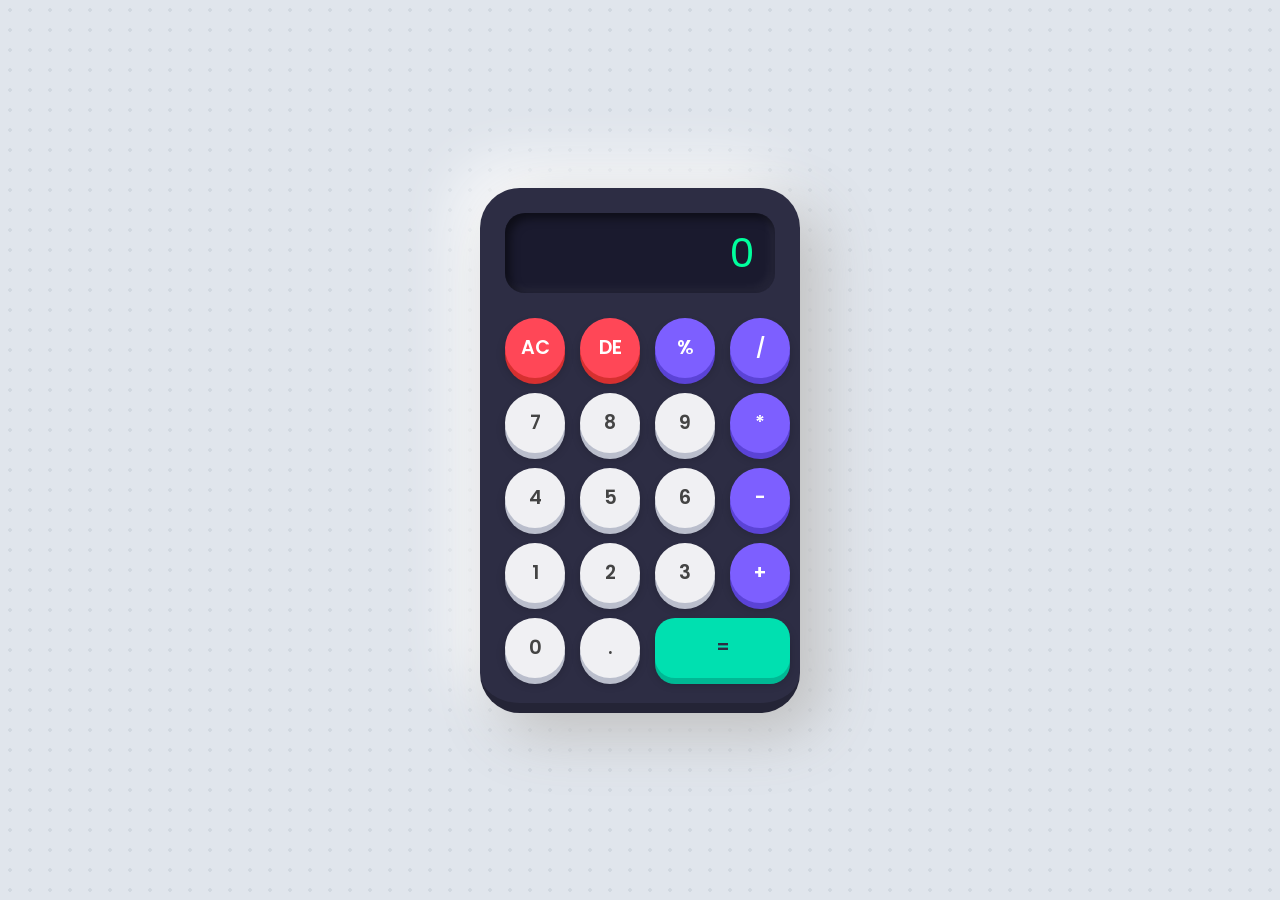
<file: LEVEL 2/Task 1/calculator.html>
<!DOCTYPE html>
<html lang="en">
<head>
    <meta charset="UTF-8">
    <meta name="viewport" content="width=device-width, initial-scale=1.0">
    <title>Trendy 3D Calculator</title>
    <link rel="stylesheet" href="Calc.css">
</head>
<body>

    <div class="calculator">
        <div class="display" id="display">0</div>
        
        <div class="keys">
            <button class="action-btn" data-key="Escape" onclick="clearDisplay()">AC</button>
            <button class="action-btn" data-key="Backspace" onclick="deleteLast()">DE</button>
            <button class="operator" data-key="%" onclick="appendToDisplay('%')">%</button>
            <button class="operator" data-key="/" onclick="appendToDisplay('/')">/</button>

            <button data-key="7" onclick="appendToDisplay('7')">7</button>
            <button data-key="8" onclick="appendToDisplay('8')">8</button>
            <button data-key="9" onclick="appendToDisplay('9')">9</button>
            <button class="operator" data-key="*" onclick="appendToDisplay('*')">*</button>

            <button data-key="4" onclick="appendToDisplay('4')">4</button>
            <button data-key="5" onclick="appendToDisplay('5')">5</button>
            <button data-key="6" onclick="appendToDisplay('6')">6</button>
            <button class="operator" data-key="-" onclick="appendToDisplay('-')">-</button>

            <button data-key="1" onclick="appendToDisplay('1')">1</button>
            <button data-key="2" onclick="appendToDisplay('2')">2</button>
            <button data-key="3" onclick="appendToDisplay('3')">3</button>
            <button class="operator" data-key="+" onclick="appendToDisplay('+')">+</button>

            <button data-key="0" onclick="appendToDisplay('0')">0</button>
            <button data-key="." onclick="appendToDisplay('.')">.</button>
            <button class="equal-btn" data-key="Enter" onclick="calculateResult()">=</button>
        </div>
    </div>

    <script src="Calculator.js"></script>
</body>
</html>
</file>
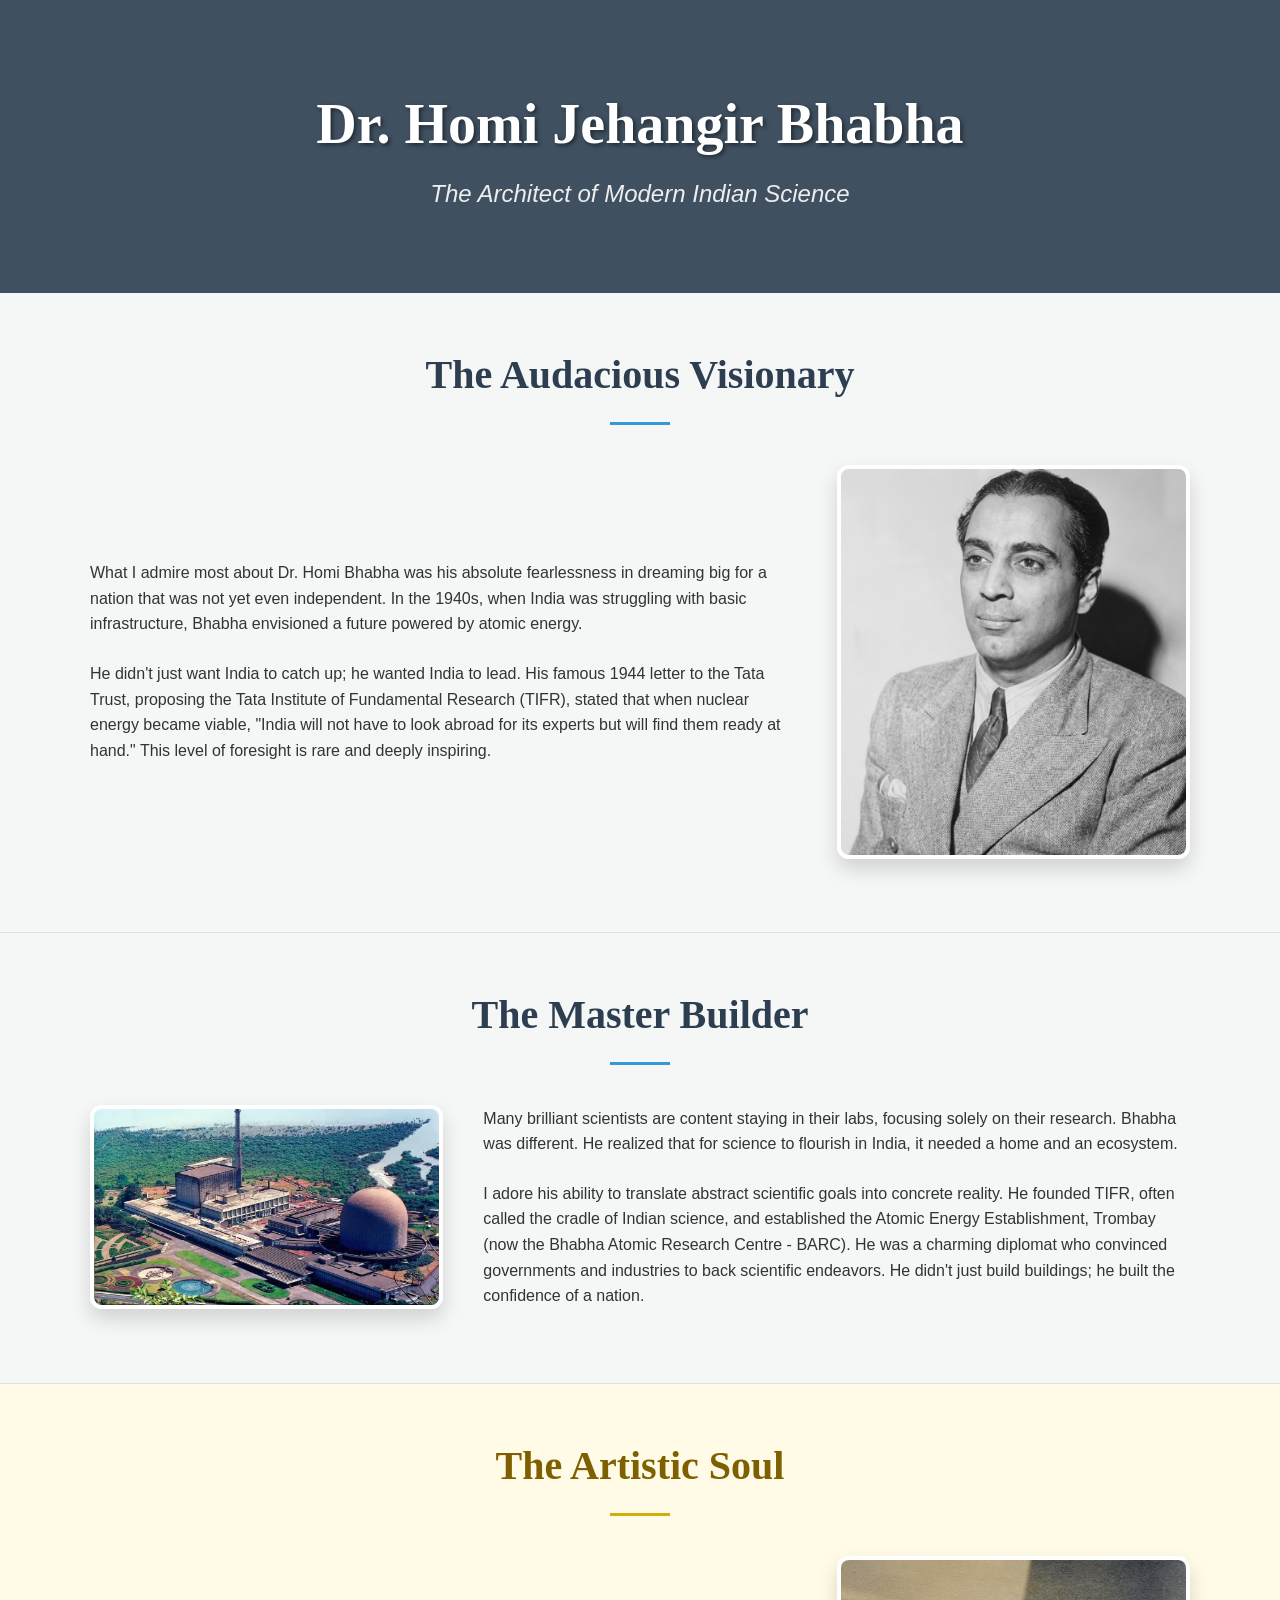
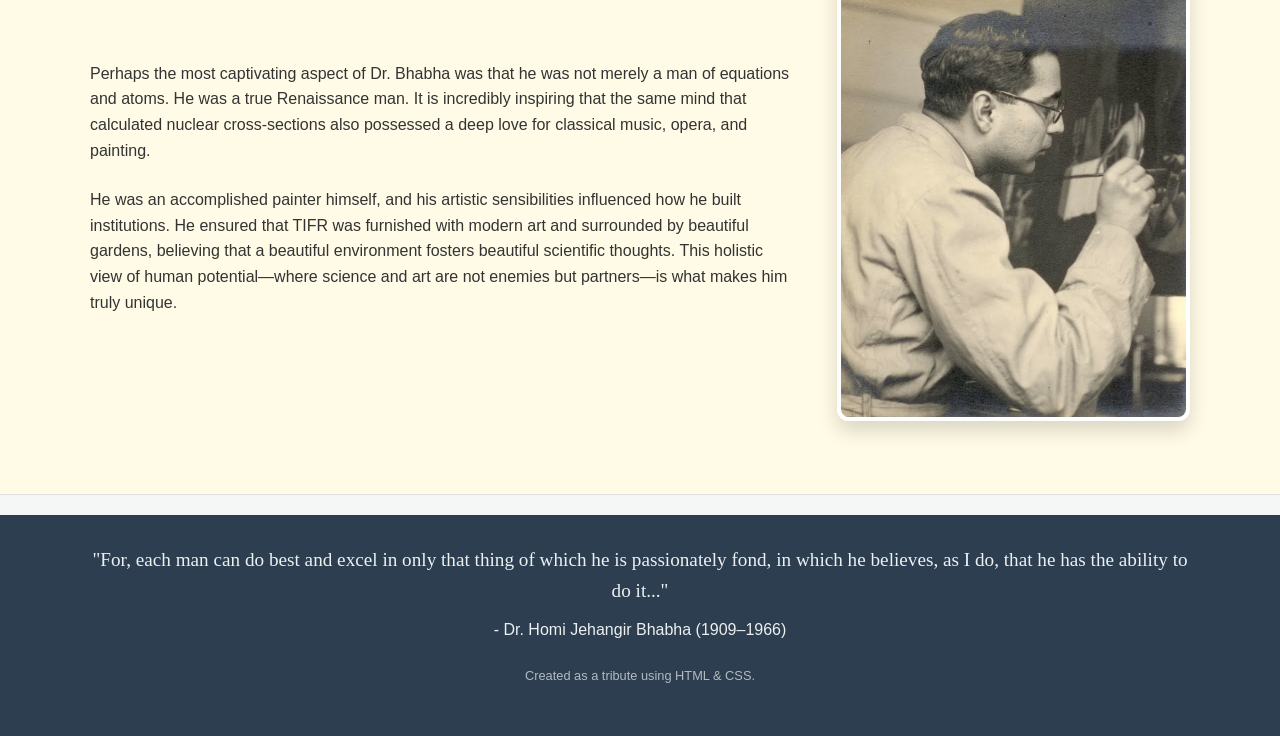
<file: LEVEL 2/Task 2/Tribute.html>
<!DOCTYPE html>
<html lang="en">
<head>
    <meta charset="UTF-8">
    <meta name="viewport" content="width=device-width, initial-scale=1.0">
    <title>A Tribute to Dr. Homi Bhabha</title>
    <link rel="stylesheet" href="Tribute.css">
</head>
<body>

    <header>
        <div class="container">
            <h1>Dr. Homi Jehangir Bhabha</h1>
            <p class="subtitle">The Architect of Modern Indian Science</p>
        </div>
    </header>

    <main>
        <section class="content-section">
            <div class="container">
                <h2 class="section-title">The Audacious Visionary</h2>
                <div class="flex-row">
                    <div class="text-col">
                        <p>What I admire most about Dr. Homi Bhabha was his absolute fearlessness in dreaming big for a nation that was not yet even independent. In the 1940s, when India was struggling with basic infrastructure, Bhabha envisioned a future powered by atomic energy.</p>
                        <p>He didn't just want India to catch up; he wanted India to lead. His famous 1944 letter to the Tata Trust, proposing the Tata Institute of Fundamental Research (TIFR), stated that when nuclear energy became viable, "India will not have to look abroad for its experts but will find them ready at hand." This level of foresight is rare and deeply inspiring.</p>
                    </div>
                    <div class="img-col">
                        <img src="HomiBhabha.jpg" alt="Young Homi Bhabha">
                    </div>
                </div>
            </div>
        </section>

        <section class="content-section">
            <div class="container">
                <h2 class="section-title">The Master Builder</h2>
                <div class="flex-row reverse"> <div class="text-col">
                        <p>Many brilliant scientists are content staying in their labs, focusing solely on their research. Bhabha was different. He realized that for science to flourish in India, it needed a home and an ecosystem.</p>
                        <p>I adore his ability to translate abstract scientific goals into concrete reality. He founded TIFR, often called the cradle of Indian science, and established the Atomic Energy Establishment, Trombay (now the Bhabha Atomic Research Centre - BARC). He was a charming diplomat who convinced governments and industries to back scientific endeavors. He didn't just build buildings; he built the confidence of a nation.</p>
                    </div>
                    <div class="img-col">
                        <img src="BARC.jpg" alt="CIRUS Reactor at BARC">
                    </div>
                </div>
            </div>
        </section>

        <section class="content-section" id="renaissance-man">
            <div class="container">
                <h2 class="section-title">The Artistic Soul</h2>
                <div class="flex-row">
                    <div class="text-col">
                        <p>Perhaps the most captivating aspect of Dr. Bhabha was that he was not merely a man of equations and atoms. He was a true Renaissance man. It is incredibly inspiring that the same mind that calculated nuclear cross-sections also possessed a deep love for classical music, opera, and painting.</p>
                        <p>He was an accomplished painter himself, and his artistic sensibilities influenced how he built institutions. He ensured that TIFR was furnished with modern art and surrounded by beautiful gardens, believing that a beautiful environment fosters beautiful scientific thoughts. This holistic view of human potential—where science and art are not enemies but partners—is what makes him truly unique.</p>
                    </div>
                    <div class="img-col">
                         <img src="sketch.png" alt="A sketch of Homi Bhabha reflecting his artistic side">
                    </div>
                </div>
            </div>
        </section>
    </main>

    <footer>
        <div class="container">
            <quote>"For, each man can do best and excel in only that thing of which he is passionately fond, in which he believes, as I do, that he has the ability to do it..."</quote>
            <p>- Dr. Homi Jehangir Bhabha (1909–1966)</p>
            <p style="font-size: 0.8rem; margin-top: 20px; opacity: 0.7;">Created as a tribute using HTML & CSS.</p>
        </div>
    </footer>

</body>
</html>
</file>
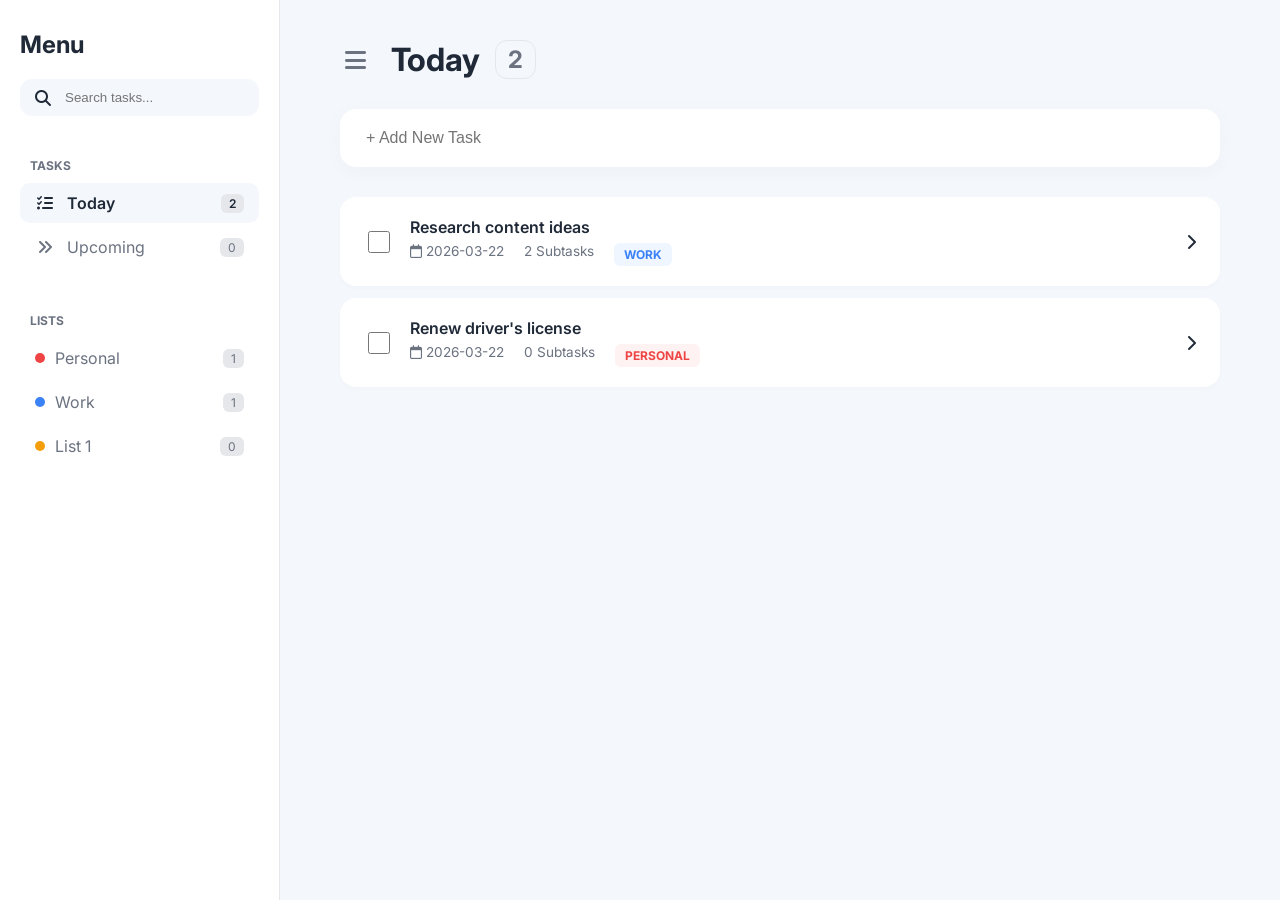
<file: LEVEL 2/Task 3/Todo.html>
<!DOCTYPE html>
<html lang="en">
<head>
    <meta charset="UTF-8">
    <meta name="viewport" content="width=device-width, initial-scale=1.0">
    <title>ProTask Dashboard</title>
    <link rel="icon" type="image/png" href="3248209.png">
    <link rel="stylesheet" href="Todo.css">
    <link rel="stylesheet" href="https://cdnjs.cloudflare.com/ajax/libs/font-awesome/6.4.0/css/all.min.css">
</head>
<body>

<div class="app-container">
    
    <aside class="sidebar">
        <div class="sidebar-header">
            <h2>Menu</h2>
        </div>
        
        <div class="search-box">
            <i class="fas fa-search"></i>
            <input type="text" placeholder="Search tasks..." id="searchInput">
        </div>

        <div class="menu-section">
            <h3>TASKS</h3>
            <ul id="mainFilters">
                <li class="nav-item active" data-filter="today"><i class="fas fa-list-check"></i> Today <span class="badge" id="count-today">0</span></li>
                <li class="nav-item" data-filter="upcoming"><i class="fas fa-angles-right"></i> Upcoming <span class="badge" id="count-upcoming">0</span></li>
            </ul>
        </div>

        <div class="menu-section">
            <h3>LISTS</h3>
            <ul id="listFilters">
                <li class="nav-item" data-filter="Personal"><span class="color-dot red"></span> Personal <span class="badge" id="count-personal">0</span></li>
                <li class="nav-item" data-filter="Work"><span class="color-dot blue"></span> Work <span class="badge" id="count-work">0</span></li>
                <li class="nav-item" data-filter="List 1"><span class="color-dot yellow"></span> List 1 <span class="badge" id="count-list1">0</span></li>
            </ul>
        </div>
    </aside>

    <main class="main-content">
        <header>
            <div class="header-title-wrapper">
                <i class="fas fa-bars" id="menuToggle"></i>
                <h1 id="pageTitle">Today <span class="count-box" id="totalCount">0</span></h1>
            </div>
        </header>

        <div class="add-task-container">
            <input type="text" id="newTaskInput" placeholder="+ Add New Task" autocomplete="off">
        </div>

        <div class="task-list" id="taskListContainer">
            </div>
    </main>

    <aside class="detail-panel" id="detailPanel" style="display: none;">
        <div class="panel-header">
            <h3>Task Details</h3>
            <button class="close-btn" onclick="closePanel()">Close</button>
        </div>

        <input type="hidden" id="editId">

        <input type="text" class="edit-title" id="editTitle">
        <textarea class="edit-desc" id="editDesc" placeholder="Description"></textarea>

        <div class="properties">
            <div class="prop-row">
                <label>List</label>
                <select id="editList">
                    <option value="Personal">Personal</option>
                    <option value="Work">Work</option>
                    <option value="List 1">List 1</option>
                </select>
            </div>
            <div class="prop-row">
                <label>Due date</label>
                <input type="date" id="editDate">
            </div>
            <div class="prop-row">
                <label>Subtasks</label>
                <div class="tag-group">
                    <input type="text" id="newSubtaskInput" placeholder="Add subtask..." style="width: 140px; padding: 5px;">
                    <button class="add-tag" onclick="addSubtask()">+</button>
                </div>
            </div>
        </div>

        <div class="subtasks-section">
            <h3>Subtasks List:</h3>
            <div class="subtask-list" id="subtaskList">
                </div>
        </div>

        <div class="panel-footer">
            <button class="btn-delete" onclick="deleteCurrentTask()">Delete</button>
            <button class="btn-save" onclick="saveTaskDetails()">Save Changes</button>
        </div>
    </aside>

</div>
<script src="Todo.js"></script>
</body>
</html>
</file>
<file: LEVEL 2/Task 1/Calc.css>
@import url('https://fonts.googleapis.com/css2?family=Poppins:wght@600&display=swap');

:root {
    --bg-color: #e0e5ec;
    --calc-body: #2d2d44; 
    --screen-bg: #1a1a2e;
    --screen-text: #00ff9d;
    
    --btn-std: #f0f0f3;      
    --btn-std-shadow: #babecc;
    
    --btn-op: #7d5fff;       
    --btn-op-shadow: #5b43d6;
    
    --btn-action: #ff4757;   
    --btn-action-shadow: #d63030;
    
    --btn-eq: #00e0b0;       
    --btn-eq-shadow: #00b894;
}

* {
    box-sizing: border-box;
    margin: 0;
    padding: 0;
    font-family: 'Poppins', sans-serif;
}

body {
    display: flex;
    justify-content: center;
    align-items: center;
    min-height: 100vh;
    background-color: var(--bg-color);
    background-image: radial-gradient(#d1d8e0 2px, transparent 2px);
    background-size: 20px 20px;
}

.calculator {
    background-color: var(--calc-body);
    width: 320px;
    padding: 25px;
    border-radius: 40px;
    box-shadow: 
        20px 20px 60px #bebebe, 
        -20px -20px 60px #ffffff;
    border-bottom: 10px solid rgba(0,0,0,0.2);
}

.display {
    width: 100%;
    height: 80px;
    background-color: var(--screen-bg);
    border-radius: 20px;
    margin-bottom: 25px;
    display: flex;
    justify-content: flex-end;
    align-items: center;
    padding: 0 20px;
    font-size: 2.5rem;
    color: var(--screen-text);
    overflow: hidden;
    box-shadow: inset 5px 5px 10px rgba(0,0,0,0.5), 
                inset -5px -5px 10px rgba(255,255,255,0.05);
    user-select: none;
}

.keys {
    display: grid;
    grid-template-columns: repeat(4, 1fr);
    gap: 15px;
}

button {
    border: none;
    outline: none;
    width: 60px;
    height: 60px;
    border-radius: 50%;
    font-size: 1.2rem;
    font-weight: 600;
    cursor: pointer;
    transition: transform 0.1s ease;
    position: relative;
    color: #444;
    background-color: var(--btn-std);
    box-shadow: 0px 6px 0px var(--btn-std-shadow), 
                0px 6px 10px rgba(0,0,0,0.2);
}

button:active, button.pressed {
    transform: translateY(4px);
    box-shadow: 0px 2px 0px var(--btn-std-shadow), 
                0px 2px 5px rgba(0,0,0,0.2);
}

button.operator {
    background-color: var(--btn-op);
    color: white;
    box-shadow: 0px 6px 0px var(--btn-op-shadow), 
                0px 6px 10px rgba(0,0,0,0.2);
}
button.operator:active, button.operator.pressed {
    box-shadow: 0px 2px 0px var(--btn-op-shadow);
}

button.action-btn {
    background-color: var(--btn-action);
    color: white;
    box-shadow: 0px 6px 0px var(--btn-action-shadow), 
                0px 6px 10px rgba(0,0,0,0.2);
}
button.action-btn:active, button.action-btn.pressed {
    box-shadow: 0px 2px 0px var(--btn-action-shadow);
}

button.equal-btn {
    background-color: var(--btn-eq);
    color: #2d2d44;
    grid-column: span 2;
    width: auto;
    border-radius: 20px;
    box-shadow: 0px 6px 0px var(--btn-eq-shadow), 
                0px 6px 10px rgba(0,0,0,0.2);
}
button.equal-btn:active, button.equal-btn.pressed {
    box-shadow: 0px 2px 0px var(--btn-eq-shadow);
}
</file>
<file: LEVEL 2/Task 2/Tribute.css>
* {
    margin: 0;
    padding: 0;
    box-sizing: border-box;
}

body {
    font-family: 'Segoe UI', Tahoma, Geneva, Verdana, sans-serif;
    line-height: 1.6;
    background-color: #f4f7f6; 
    color: #333;
}


h1, h2, h3 {
    font-family: 'Georgia', serif; 
    color: #2c3e50; 
}

p {
    margin-bottom: 1.5em;
}

.container {
    width: 90%;
    max-width: 1100px;
    margin: auto;
}

header {
    background: linear-gradient(rgba(44, 62, 80, 0.9), rgba(44, 62, 80, 0.9)), url('https://upload.wikimedia.org/wikipedia/commons/thumb/8/88/Homi_Jehangir_Bhabha_1960s.jpg/800px-Homi_Jehangir_Bhabha_1960s.jpg');
    background-size: cover;
    background-position: center;
    color: #fff;
    padding: 80px 20px;
    text-align: center;
}

header h1 {
    font-size: 3.5rem;
    margin-bottom: 5px;
    color: #fff;
    text-shadow: 2px 2px 4px rgba(0,0,0,0.5);
}

header p.subtitle {
    font-size: 1.5rem;
    font-style: italic;
    opacity: 0.9;
    margin-bottom: auto;
    margin-top: auto;
}

.content-section {
    padding: 50px 0;
    border-bottom: 1px solid #e1e1e1;
}

.section-title {
    text-align: center;
    font-size: 2.5rem;
    margin-bottom: 40px;
    position: relative;
}

.section-title::after {
    content: '';
    display: block;
    width: 60px;
    height: 3px;
    background-color: #3498db; 
    margin: 15px auto 0;
}

.flex-row {
    display: flex;
    align-items: center;
    gap: 40px; 
}


.flex-row.reverse {
    flex-direction: row-reverse;
}

.text-col {
    flex: 2;
}

.img-col {
    flex: 1;
    text-align: center;
    margin-bottom: 1rem;
}

.img-col img {
    max-width: 100%;
    border-radius: 12px;
    box-shadow: 0 10px 20px rgba(0,0,0,0.15);
    border: 4px solid #fff;
}

#renaissance-man {
    background-color: #fffbe6;
}
#renaissance-man h2 {
    color: #7f6000; 
}
#renaissance-man .section-title::after {
    background-color: #d4ac0d; 
}

footer {
    background-color: #2c3e50;
    color: #ecf0f1;
    text-align: center;
    padding: 30px 20px;
    margin-top: 20px;
}

footer quote {
        font-family: 'Georgia', serif;
        font-size: 1.2rem;
        display: block;
        margin-bottom: 10px;
}

@media (max-width: 768px) {
    .flex-row, .flex-row.reverse {
        flex-direction: column;
    }
    header h1 {
        font-size: 2.5rem;
    }
    .img-col {
        margin-bottom: 20px;
    }
}
</file>
<file: LEVEL 2/Task 3/Todo.css>
@import url('https://fonts.googleapis.com/css2?family=Inter:wght@400;500;600;700&display=swap');

:root {
    --bg-color: #F4F7FC;
    --sidebar-bg: #FFFFFF;
    --primary-accent: #FFD43B;
    --primary-hover: #FCC419;
    --text-primary: #1F2937;
    --text-secondary: #6B7280;
    --border-color: #E5E7EB;
    --danger: #EF4444;
    

    --tag-personal-bg: #FEF2F2;
    --tag-personal-text: #EF4444;
    --tag-work-bg: #EFF6FF;
    --tag-work-text: #3B82F6;
    --tag-list1-bg: #FFFBEB;
    --tag-list1-text: #F59E0B;
}

* { box-sizing: border-box; }

body { 
    margin: 0; 
    font-family: 'Inter', sans-serif; 
    background-color: var(--bg-color); 
    height: 100vh; 
    overflow: hidden; 
    color: var(--text-primary);
}

.app-container {
    display: flex;
    height: 100vh;
    width: 100%;
    margin: 0 auto;
    background: var(--bg-color);
}

.sidebar {
    width: 280px;
    background: var(--sidebar-bg);
    padding: 30px 20px;
    border-right: 1px solid var(--border-color);
    display: flex;
    flex-direction: column;
    flex-shrink: 0;
    transition: margin-left 0.3s ease; 
}


.hide-sidebar {
    margin-left: -280px;
}

.sidebar-header h2 { margin: 0; margin-bottom: 20px; font-size: 1.5rem; }

.search-box {
    background: var(--bg-color);
    padding: 10px 15px;
    border-radius: 12px;
    display: flex;
    align-items: center;
    gap: 12px;
    margin-bottom: 30px;
}
.search-box input { border: none; outline: none; width: 100%; background: transparent; }


.menu-section { margin-bottom: 30px; }
.menu-section h3 { font-size: 0.75rem; color: var(--text-secondary); text-transform: uppercase; margin-bottom: 10px; padding-left: 10px; }
.menu-section ul { list-style: none; padding: 0; margin: 0; }

.menu-section li {
    padding: 10px 15px;
    border-radius: 10px;
    cursor: pointer;
    display: flex;
    align-items: center;
    color: var(--text-secondary);
    margin-bottom: 4px;
    transition: all 0.2s;
}
.menu-section li:hover, .menu-section li.active { background-color: var(--bg-color); color: var(--text-primary); font-weight: 600; }
.menu-section li i { margin-right: 12px; width: 20px; text-align: center; }
.badge { margin-left: auto; background: #E5E7EB; font-size: 0.75rem; padding: 2px 8px; border-radius: 6px; }


.color-dot { width: 10px; height: 10px; border-radius: 50%; margin-right: 10px; display: inline-block; }
.red { background: #EF4444; } .blue { background: #3B82F6; } .yellow { background: #F59E0B; }


.main-content {
    flex: 1;
    padding: 40px 60px;
    overflow-y: auto;
}


.header-title-wrapper {
    display: flex;
    align-items: center;
    gap: 20px;
    margin-bottom: 30px;
}
#menuToggle {
    font-size: 1.5rem;
    cursor: pointer;
    color: var(--text-secondary);
    padding: 5px;
}
#menuToggle:hover { color: var(--primary-accent); }
h1 { margin: 0; display: flex; align-items: center; gap: 15px; font-size: 2rem; }
.count-box { font-size: 1.5rem; border: 1px solid var(--border-color); padding: 4px 12px; border-radius: 12px; color: var(--text-secondary); }


.add-task-container input {
    width: 100%;
    padding: 18px 24px;
    border: 2px solid transparent;
    border-radius: 16px;
    font-size: 1rem;
    outline: none;
    background: #fff;
    box-shadow: 0 4px 20px rgba(0,0,0,0.03);
    margin-bottom: 30px;
}
.add-task-container input:focus { border-color: var(--primary-accent); }


.task-item {
    display: flex;
    align-items: center;
    padding: 20px 24px;
    background: #fff;
    border-radius: 16px;
    margin-bottom: 12px;
    cursor: pointer;
    transition: all 0.2s ease;
    box-shadow: 0 2px 5px rgba(0,0,0,0.02);
}
.task-item:hover { transform: translateY(-2px); box-shadow: 0 8px 20px rgba(0,0,0,0.06); }
.task-item.active { border: 1px solid var(--primary-accent); background: #FFFDF5; }

.task-check { width: 22px; height: 22px; margin-right: 20px; accent-color: var(--text-primary); cursor: pointer; }
.task-details { flex: 1; }
.task-title { display: block; font-weight: 600; margin-bottom: 6px; }
.task-meta { display: flex; gap: 20px; font-size: 0.85rem; color: var(--text-secondary); }

.tag { padding: 4px 10px; border-radius: 6px; font-size: 0.75rem; font-weight: 700; text-transform: uppercase; }
.tag.red { background: var(--tag-personal-bg); color: var(--tag-personal-text); }
.tag.blue { background: var(--tag-work-bg); color: var(--tag-work-text); }
.tag.yellow { background: var(--tag-list1-bg); color: var(--tag-list1-text); }


.detail-panel {
    width: 400px;
    background: var(--sidebar-bg);
    padding: 30px;
    border-left: 1px solid var(--border-color);
    display: flex;
    flex-direction: column;
    box-shadow: -5px 0 30px rgba(0,0,0,0.03);
}

.panel-header { display: flex; justify-content: space-between; margin-bottom: 20px; }
.close-btn { background: none; border: none; cursor: pointer; font-weight: 600; color: var(--text-secondary); }

.edit-title { font-size: 1.5rem; font-weight: 700; width: 100%; border: none; background: transparent; margin-bottom: 10px; outline: none; }
.edit-desc { width: 100%; height: 100px; border: 1px solid var(--border-color); border-radius: 8px; padding: 10px; resize: none; margin-bottom: 20px; font-family: inherit; }

.prop-row { display: flex; align-items: center; margin-bottom: 15px; }
.prop-row label { width: 100px; color: var(--text-secondary); font-size: 0.9rem; }
.prop-row select, .prop-row input { padding: 8px; border-radius: 6px; border: 1px solid var(--border-color); outline: none; }

.subtasks-section { flex: 1; margin-top: 10px; overflow-y: auto; }
.subtask-row { display: flex; align-items: center; padding: 8px; background: #F9FAFB; border-radius: 8px; margin-bottom: 5px; }
.add-tag { background: var(--primary-accent); border: none; width: 30px; height: 30px; border-radius: 4px; cursor: pointer; font-weight: bold; margin-left: 5px; }

.panel-footer { margin-top: 20px; display: flex; gap: 10px; }
.btn-save { flex: 2; background: var(--primary-accent); border: none; padding: 12px; border-radius: 8px; font-weight: 600; cursor: pointer; }
.btn-delete { flex: 1; background: #fff; border: 1px solid #FEE2E2; color: var(--danger); padding: 12px; border-radius: 8px; cursor: pointer; }
</file>
